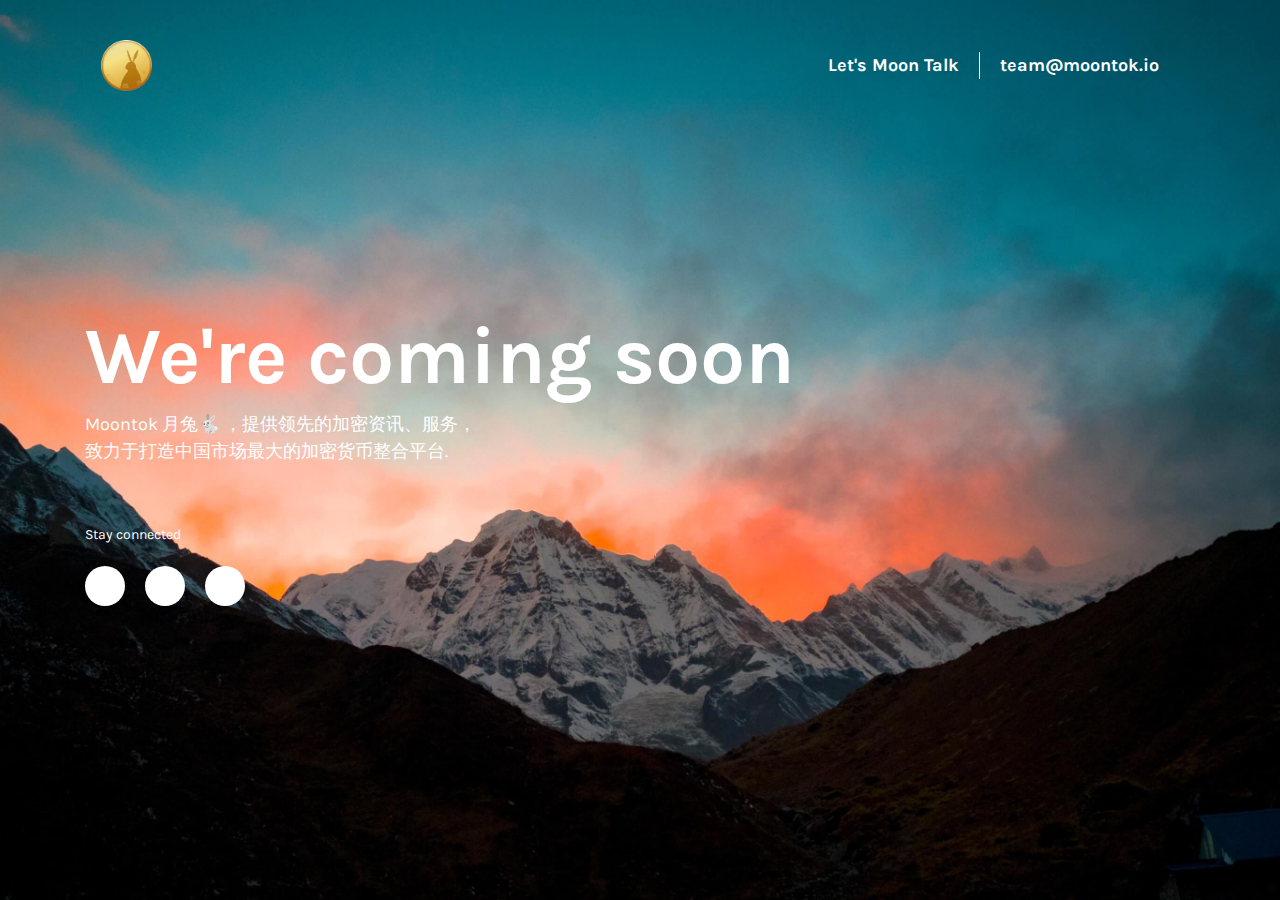
<file: index.html>
<!DOCTYPE html>
<html lang="en">

<head>
    <meta charset="UTF-8">
    <meta name="viewport" content="width=device-width, initial-scale=1.0">
    <meta http-equiv="X-UA-Compatible" content="ie=edge">
    <title>Moontok 月兔</title>
    <link href="https://fonts.googleapis.com/css?family=Karla:400,700&display=swap" rel="stylesheet">
    <link rel="stylesheet" href="https://cdn.materialdesignicons.com/4.8.95/css/materialdesignicons.min.css">
    <link rel="stylesheet" href="https://stackpath.bootstrapcdn.com/bootstrap/4.4.1/css/bootstrap.min.css">
    <link rel="stylesheet" href="assets/css/bd-coming-soon.css">
</head>

<body class="min-vh-100 d-flex flex-column">

    <header>
        <div class="container">
            <nav class="navbar navbar-dark bg-transparenet">
                <a class="navbar-brand" href="#">
                    <img src="assets/images/logo2.png" alt="logo">
                </a>
                <span class="navbar-text ml-auto d-none d-sm-inline-block">Let's Moon Talk </span>
                <span class="navbar-text d-none d-sm-inline-block">team@moontok.io</span>
            </nav>
        </div>
    </header>
    <main class="my-auto">
        <div class="container">
            <h1 class="page-title">We're coming soon</h1>
            <p class="page-description">Moontok 月兔🐇 ，提供领先的加密资讯、服务，<br />致力于打造中国市场最大的加密货币整合平台.
            </p>
            <p>Stay connected</p>
            <nav class="footer-social-links">
			    <a href="https://t.me/Moontok_Channel" class="social-link"><i class="mdi mdi-telegram"></i></a>
				 <a href="https://twitter.com/Moontok_io" class="social-link"><i class="mdi mdi-twitter"></i></a>
                <a href="#!" class="social-link"><i class="mdi mdi-youtube"></i></a>
            </nav>
        </div>
    </main>
</body>

</html>
</file>
<file: assets/css/bd-coming-soon.css>
body {
  font-family: 'Karla', sans-serif;
  background-image: url("../images/bg.jpg");
  background-size: cover;
  background-repeat: no-repeat;
  background-position: center;
  color: #ffffff;
  padding-bottom: 75px; }
  @media (min-width: 768px) {
    body {
      padding-bottom: 110px; } }

.navbar-brand {
  margin-right: 0; }
  .navbar-brand img {
    height: 51px; }

.navbar-dark {
  padding-top: 35px;
  padding-bottom: 35px; }
  .navbar-dark .navbar-text {
    color: #ffffff;
    opacity: 1;
    padding: 0 20px;
    border-right: 1px solid #ffffff;
    font-size: 18px;
    font-weight: bold;
    text-align: center; }
    .navbar-dark .navbar-text:last-child {
      border-right: 0; }
  @media (max-width: 767px) {
    .navbar-dark {
      padding-bottom: 0; } }

.page-title {
  font-size: 80px;
  font-weight: bold;
  margin-bottom: 6px; }
  @media (max-width: 767px) {
    .page-title {
      font-size: 35px;
      margin-bottom: 14px; } }

.page-description {
  max-width: 465px;
  font-size: 18px;
  margin-bottom: 59px; }
  @media (max-width: 767px) {
    .page-description {
      font-size: 14px; } }

p {
  font-size: 14px;
  margin-bottom: 21px; }

.footer-social-links .social-link {
  display: inline-block;
  text-align: center;
  line-height: 40px;
  width: 40px;
  height: 40px;
  border-radius: 50%;
  background-color: #ffffff;
  color: #000000;
  margin-right: 16px;
  transition: all 0.3s ease-in-out; }
  .footer-social-links .social-link:last-child {
    margin-right: 0; }
  .footer-social-links .social-link:hover {
    text-decoration: none;
    background-color: #000000;
    color: #ffffff; }

/*# sourceMappingURL=bd-coming-soon.css.map */
</file>
